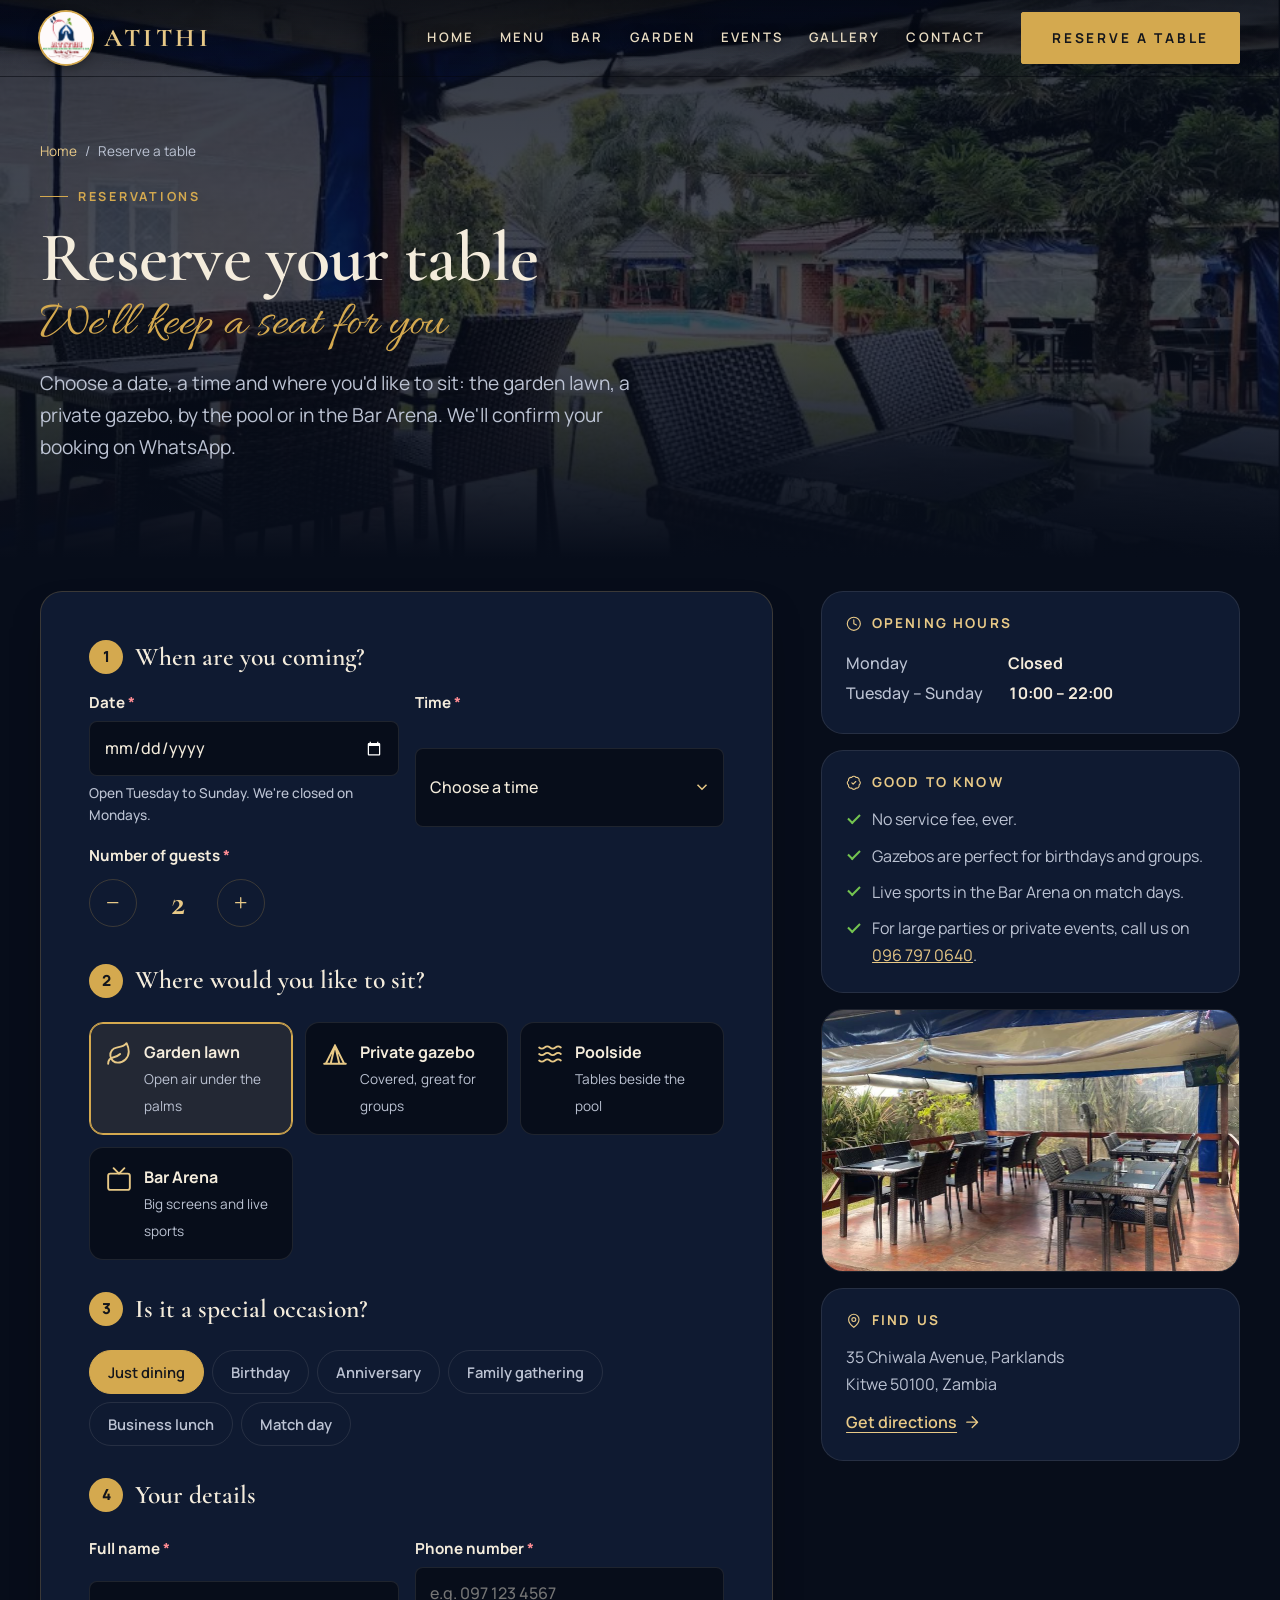
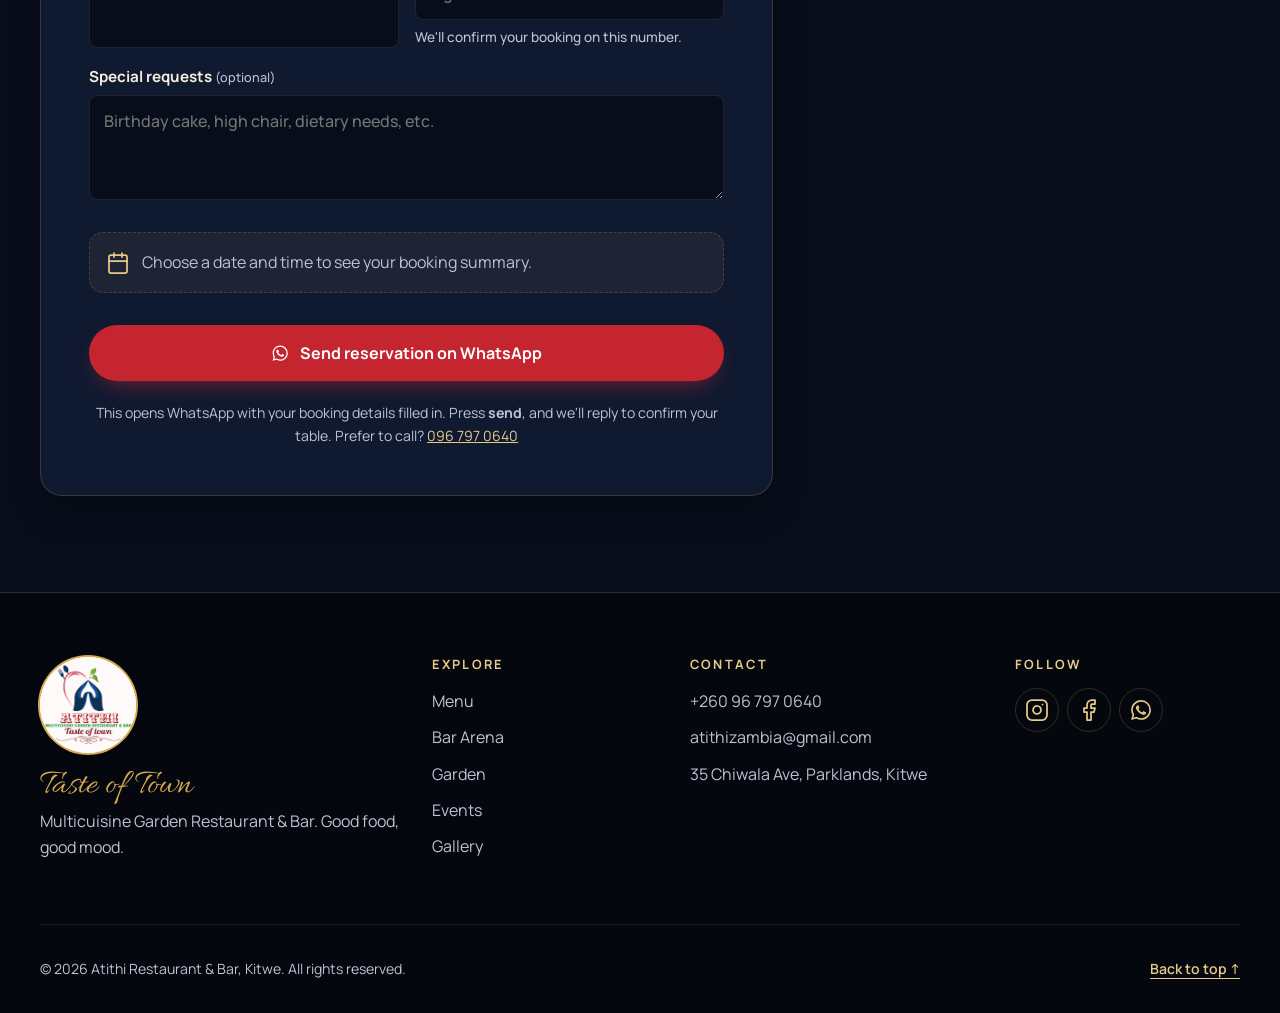
<file: reservation.html>
<!doctype html>
<html lang="en">
<head>
  <meta charset="utf-8">
  <meta name="viewport" content="width=device-width, initial-scale=1">
  <title>Reserve a Table &mdash; Atithi Restaurant &amp; Bar, Kitwe</title>
  <meta name="description" content="Book a table at Atithi Multicuisine Garden Restaurant &amp; Bar in Parklands, Kitwe: garden lawn, private gazebos, poolside or the Bar Arena. Confirmed on WhatsApp.">
  <meta name="theme-color" content="#0b1426">
  <link rel="icon" href="assets/img/logo.png">
  <link rel="preconnect" href="https://fonts.googleapis.com">
  <link rel="preconnect" href="https://fonts.gstatic.com" crossorigin>
  <link href="https://fonts.googleapis.com/css2?family=Allura&family=Cormorant+Garamond:ital,wght@0,500;0,600;0,700;1,600&family=Manrope:wght@400;500;600;700&display=swap" rel="stylesheet">
  <link rel="stylesheet" href="assets/css/styles.css">
</head>
<body class="page-reserve">
  <!-- Generated from index.html (header, icons, footer) + reservation content. -->
  <!-- Icon sprite (Lucide-style line icons, 1.75 stroke) -->
  <svg width="0" height="0" style="position:absolute" aria-hidden="true">
    <defs>
      <symbol id="i-whatsapp" viewBox="0 0 24 24"><path fill="currentColor" stroke="none" d="M12.04 2C6.58 2 2.13 6.45 2.13 11.91c0 1.75.46 3.45 1.32 4.95L2.05 22l5.25-1.38a9.9 9.9 0 0 0 4.74 1.21h.01c5.46 0 9.91-4.45 9.91-9.91A9.86 9.86 0 0 0 12.04 2Zm0 18.15h-.01a8.2 8.2 0 0 1-4.19-1.15l-.3-.18-3.12.82.83-3.04-.2-.31a8.22 8.22 0 0 1-1.26-4.38c0-4.54 3.7-8.24 8.25-8.24a8.2 8.2 0 0 1 8.24 8.25c0 4.54-3.7 8.23-8.24 8.23Zm4.52-6.16c-.25-.12-1.47-.72-1.69-.81-.23-.08-.39-.12-.56.13-.16.25-.64.81-.79.97-.14.17-.29.19-.54.06a6.8 6.8 0 0 1-3.37-2.94c-.25-.44.25-.41.72-1.35.08-.17.04-.31-.02-.43-.06-.13-.56-1.35-.77-1.85-.2-.48-.41-.42-.56-.42h-.48a.92.92 0 0 0-.66.31c-.23.25-.87.85-.87 2.07s.89 2.4 1.01 2.57c.13.16 1.75 2.67 4.23 3.74 1.58.68 2.19.74 2.98.62.48-.07 1.47-.6 1.68-1.18.21-.58.21-1.08.14-1.18-.06-.11-.22-.17-.47-.29Z"/></symbol>
      <symbol id="i-phone" viewBox="0 0 24 24"><path d="M22 16.9v3a2 2 0 0 1-2.2 2 19.8 19.8 0 0 1-8.6-3.1 19.5 19.5 0 0 1-6-6A19.8 19.8 0 0 1 2.1 4.2 2 2 0 0 1 4.1 2h3a2 2 0 0 1 2 1.7c.1.9.4 1.8.7 2.7a2 2 0 0 1-.5 2.1L8 9.8a16 16 0 0 0 6 6l1.3-1.3a2 2 0 0 1 2.1-.4c.9.3 1.8.6 2.7.7a2 2 0 0 1 1.7 2Z"/></symbol>
      <symbol id="i-pin" viewBox="0 0 24 24"><path d="M20 10c0 6-8 12-8 12s-8-6-8-12a8 8 0 0 1 16 0Z"/><circle cx="12" cy="10" r="3"/></symbol>
      <symbol id="i-clock" viewBox="0 0 24 24"><circle cx="12" cy="12" r="10"/><path d="M12 6v6l4 2"/></symbol>
      <symbol id="i-star" viewBox="0 0 24 24"><path fill="currentColor" d="m12 2 3.1 6.3 6.9 1-5 4.9 1.2 6.8L12 17.8 5.8 21l1.2-6.8-5-4.9 6.9-1L12 2Z"/></symbol>
      <symbol id="i-menu" viewBox="0 0 24 24"><path d="M4 6h16M4 12h16M4 18h16"/></symbol>
      <symbol id="i-x" viewBox="0 0 24 24"><path d="M18 6 6 18M6 6l12 12"/></symbol>
      <symbol id="i-utensils" viewBox="0 0 24 24"><path d="M3 2v7c0 1.1.9 2 2 2h4a2 2 0 0 0 2-2V2M7 2v20M21 15V2a5 5 0 0 0-5 5v6c0 1.1.9 2 2 2h3Zm0 0v7"/></symbol>
      <symbol id="i-glass" viewBox="0 0 24 24"><path d="M8 22h8M12 11v11M5 3h14l-1.5 5a5.5 5.5 0 0 1-11 0L5 3Z"/></symbol>
      <symbol id="i-leaf" viewBox="0 0 24 24"><path d="M11 20A7 7 0 0 1 9.8 6.1C15.5 5 17 4.5 19 2c1 2 2 4.2 2 8 0 5.5-4.8 10-10 10Z"/><path d="M2 21c0-3 1.9-5.4 5.1-6C9.5 14.5 12 13 13 12"/></symbol>
      <symbol id="i-tv" viewBox="0 0 24 24"><rect x="2" y="7" width="20" height="15" rx="2"/><path d="m17 2-5 5-5-5"/></symbol>
      <symbol id="i-users" viewBox="0 0 24 24"><path d="M16 21v-2a4 4 0 0 0-4-4H6a4 4 0 0 0-4 4v2"/><circle cx="9" cy="7" r="4"/><path d="M22 21v-2a4 4 0 0 0-3-3.9M16 3.1a4 4 0 0 1 0 7.8"/></symbol>
      <symbol id="i-cake" viewBox="0 0 24 24"><path d="M20 21v-8a2 2 0 0 0-2-2H6a2 2 0 0 0-2 2v8M4 16s.5-1 2-1 2.5 2 4 2 2.5-2 4-2 2.5 2 4 2 2-1 2-1M2 21h20M7 8v3M12 8v3M17 8v3M7 4h.01M12 4h.01M17 4h.01"/></symbol>
      <symbol id="i-briefcase" viewBox="0 0 24 24"><rect x="2" y="7" width="20" height="14" rx="2"/><path d="M16 21V5a2 2 0 0 0-2-2h-4a2 2 0 0 0-2 2v16"/></symbol>
      <symbol id="i-tent" viewBox="0 0 24 24"><path d="M3.5 21 12 4l8.5 17M2 21h20M12 4 8 21M12 4l4 17"/></symbol>
      <symbol id="i-arrow" viewBox="0 0 24 24"><path d="M5 12h14M12 5l7 7-7 7"/></symbol>
      <symbol id="i-flame" viewBox="0 0 24 24"><path d="M8.5 14.5A2.5 2.5 0 0 0 11 12c0-1.4-.5-2-1-3-1.1-2.1-.2-4 2-6 .5 2.5 2 4.9 4 6.5 2 1.6 3 3.5 3 5.5a7 7 0 1 1-14 0c0-1.2.4-2.3 1-3.3.3 1.6 1.3 2.8 2.5 2.8Z"/></symbol>
      <symbol id="i-waves" viewBox="0 0 24 24"><path d="M2 6c.6.5 1.2 1 2.5 1C7 7 7 5 9.5 5c2.6 0 2.4 2 5 2 2.5 0 2.5-2 5-2 1.3 0 1.9.5 2.5 1M2 12c.6.5 1.2 1 2.5 1 2.5 0 2.5-2 5-2 2.6 0 2.4 2 5 2 2.5 0 2.5-2 5-2 1.3 0 1.9.5 2.5 1M2 18c.6.5 1.2 1 2.5 1 2.5 0 2.5-2 5-2 2.6 0 2.4 2 5 2 2.5 0 2.5-2 5-2 1.3 0 1.9.5 2.5 1"/></symbol>
      <symbol id="i-badge" viewBox="0 0 24 24"><path d="M3.85 8.62a4 4 0 0 1 4.78-4.77 4 4 0 0 1 6.74 0 4 4 0 0 1 4.78 4.78 4 4 0 0 1 0 6.74 4 4 0 0 1-4.77 4.78 4 4 0 0 1-6.75 0 4 4 0 0 1-4.78-4.77 4 4 0 0 1 0-6.76Z"/><path d="m9 12 2 2 4-4"/></symbol>
      <symbol id="i-plus" viewBox="0 0 24 24"><path d="M12 5v14M5 12h14"/></symbol>
      <symbol id="i-minus" viewBox="0 0 24 24"><path d="M5 12h14"/></symbol>
      <symbol id="i-bag" viewBox="0 0 24 24"><path d="M6 2 3 6v14a2 2 0 0 0 2 2h14a2 2 0 0 0 2-2V6l-3-4ZM3 6h18M16 10a4 4 0 0 1-8 0"/></symbol>
      <symbol id="i-file" viewBox="0 0 24 24"><path d="M15 2H6a2 2 0 0 0-2 2v16a2 2 0 0 0 2 2h12a2 2 0 0 0 2-2V7Z"/><path d="M14 2v5h6M8 13h8M8 17h8M8 9h2"/></symbol>
      <symbol id="i-mail" viewBox="0 0 24 24"><rect x="2" y="4" width="20" height="16" rx="2"/><path d="m22 7-10 6L2 7"/></symbol>
      <symbol id="i-instagram" viewBox="0 0 24 24"><rect x="2" y="2" width="20" height="20" rx="5"/><path d="M16 11.4A4 4 0 1 1 12.6 8a4 4 0 0 1 3.4 3.4ZM17.5 6.5h.01"/></symbol>
      <symbol id="i-facebook" viewBox="0 0 24 24"><path d="M18 2h-3a5 5 0 0 0-5 5v3H7v4h3v8h4v-8h3l1-4h-4V7a1 1 0 0 1 1-1h3Z"/></symbol>
      <symbol id="i-calendar" viewBox="0 0 24 24"><rect x="3" y="4" width="18" height="18" rx="2"/><path d="M16 2v4M8 2v4M3 10h18"/></symbol>
      <symbol id="i-expand"viewBox="0 0 24 24"><path d="M15 3h6v6M9 21H3v-6M21 3l-7 7M3 21l7-7"/></symbol>
    </defs>
  </svg>

  <a class="skip-link" href="#main">Skip to main content</a>

  <header class="site-header" id="top">
    <div class="container header-inner">
      <a class="brand" href="index.html#top" aria-label="Atithi Restaurant and Bar — back to top">
        <span class="brand-badge"><img src="assets/img/logo.png" alt="" width="52" height="52"></span>
        <span class="brand-text">
          <span class="brand-name">Atithi</span>
          <span class="brand-sub">Restaurant &amp; Bar · Kitwe</span>
        </span>
      </a>

      <nav class="primary-nav" id="primary-nav" aria-label="Main">
        <ul>
          <li><a href="index.html#home">Home</a></li>
          <li><a href="index.html#menu">Menu</a></li>
          <li><a href="index.html#bar-arena">Bar</a></li>
          <li><a href="index.html#garden">Garden</a></li>
          <li><a href="index.html#events">Events</a></li>
          <li><a href="index.html#gallery">Gallery</a></li>
          <li><a href="index.html#visit">Contact</a></li>
        </ul>
        <a class="nav-cta" href="reservation.html" aria-current="page">
          Reserve a Table
        </a>
      </nav>

      <button class="nav-toggle" type="button" aria-expanded="false" aria-controls="primary-nav" aria-label="Open menu">
        <svg class="icon icon-lg" aria-hidden="true"><use href="#i-menu"/></svg>
      </button>
    </div>
  </header>

  <main id="main">
    <section class="page-hero" aria-labelledby="page-title">
      <div class="hero-bg" aria-hidden="true">
        <img src="assets/img/gazebo-pool-view.jpg" alt="" width="913" height="562">
      </div>
      <div class="container">
        <nav class="breadcrumb" aria-label="Breadcrumb"><a href="index.html">Home</a><span aria-hidden="true">/</span><span aria-current="page">Reserve a table</span></nav>
        <p class="kicker">Reservations</p>
        <h1 id="page-title">Reserve your table <span class="script">We'll keep a seat for you</span></h1>
        <p class="lead">Choose a date, a time and where you'd like to sit: the garden lawn, a private gazebo, by the pool or in the Bar Arena. We'll confirm your booking on WhatsApp.</p>
      </div>
    </section>

    <section class="section reserve" aria-label="Reservation form">
      <div class="container reserve-grid">
        <div class="reserve-main">
          <form class="reserve-card" id="reserve-form" novalidate>
            <div class="error-summary" id="error-summary" tabindex="-1" role="alert" hidden>
              <h2>Please check these details</h2>
              <ul></ul>
            </div>

            <fieldset class="step">
              <legend><span class="step-num">1</span> When are you coming?</legend>
              <div class="field-row">
                <label class="field">
                  <span>Date <span class="req" aria-hidden="true">*</span></span>
                  <input type="date" id="res-date" name="date" required aria-describedby="date-help date-err">
                  <small class="help" id="date-help">Open Tuesday to Sunday. We're closed on Mondays.</small>
                  <span class="field-err" id="date-err"></span>
                </label>
                <label class="field">
                  <span>Time <span class="req" aria-hidden="true">*</span></span>
                  <select id="res-time" name="time" required aria-describedby="time-err">
                    <option value="">Choose a time</option>
                  </select>
                  <span class="field-err" id="time-err"></span>
                </label>
              </div>
              <div class="field">
                <span id="guests-label">Number of guests <span class="req" aria-hidden="true">*</span></span>
                <div class="guest-picker" role="group" aria-labelledby="guests-label">
                  <button type="button" class="icon-btn" id="guests-dec" aria-label="Fewer guests"><svg class="icon" aria-hidden="true"><use href="#i-minus"/></svg></button>
                  <output id="guests-out" aria-live="polite">2</output>
                  <button type="button" class="icon-btn" id="guests-inc" aria-label="More guests"><svg class="icon" aria-hidden="true"><use href="#i-plus"/></svg></button>
                  <input type="hidden" name="guests" id="res-guests" value="2">
                  <span class="guest-note" id="guests-note"></span>
                </div>
              </div>
            </fieldset>

            <fieldset class="step">
              <legend><span class="step-num">2</span> Where would you like to sit?</legend>
              <div class="choice-grid">
                <label class="choice"><input type="radio" name="area" value="Garden lawn" checked><svg class="icon" aria-hidden="true"><use href="#i-leaf"/></svg><span><strong>Garden lawn</strong><small>Open air under the palms</small></span></label>
                <label class="choice"><input type="radio" name="area" value="Private gazebo" data-key="gazebo"><svg class="icon" aria-hidden="true"><use href="#i-tent"/></svg><span><strong>Private gazebo</strong><small>Covered, great for groups</small></span></label>
                <label class="choice"><input type="radio" name="area" value="Poolside" data-key="pool"><svg class="icon" aria-hidden="true"><use href="#i-waves"/></svg><span><strong>Poolside</strong><small>Tables beside the pool</small></span></label>
                <label class="choice"><input type="radio" name="area" value="Bar Arena" data-key="bar"><svg class="icon" aria-hidden="true"><use href="#i-tv"/></svg><span><strong>Bar Arena</strong><small>Big screens and live sports</small></span></label>
              </div>
            </fieldset>

            <fieldset class="step">
              <legend><span class="step-num">3</span> Is it a special occasion?</legend>
              <div class="chip-row">
                <label class="chip"><input type="radio" name="occasion" value="" checked> Just dining</label>
                <label class="chip"><input type="radio" name="occasion" value="Birthday"> Birthday</label>
                <label class="chip"><input type="radio" name="occasion" value="Anniversary"> Anniversary</label>
                <label class="chip"><input type="radio" name="occasion" value="Family gathering"> Family gathering</label>
                <label class="chip"><input type="radio" name="occasion" value="Business lunch"> Business lunch</label>
                <label class="chip"><input type="radio" name="occasion" value="Match day"> Match day</label>
              </div>
            </fieldset>

            <fieldset class="step">
              <legend><span class="step-num">4</span> Your details</legend>
              <div class="field-row">
                <label class="field">
                  <span>Full name <span class="req" aria-hidden="true">*</span></span>
                  <input type="text" id="res-name" name="name" autocomplete="name" required aria-describedby="name-err">
                  <span class="field-err" id="name-err"></span>
                </label>
                <label class="field">
                  <span>Phone number <span class="req" aria-hidden="true">*</span></span>
                  <input type="tel" id="res-phone" name="phone" autocomplete="tel" inputmode="tel" placeholder="e.g. 097 123 4567" required aria-describedby="phone-help phone-err">
                  <small class="help" id="phone-help">We'll confirm your booking on this number.</small>
                  <span class="field-err" id="phone-err"></span>
                </label>
              </div>
              <label class="field">
                <span>Special requests <small>(optional)</small></span>
                <textarea id="res-notes" name="notes" rows="3" placeholder="Birthday cake, high chair, dietary needs, etc."></textarea>
              </label>
            </fieldset>

            <div class="res-summary" aria-live="polite">
              <svg class="icon" aria-hidden="true"><use href="#i-calendar"/></svg>
              <p id="res-summary-text">Choose a date and time to see your booking summary.</p>
            </div>

            <button type="submit" class="btn btn-primary btn-lg btn-block">
              <svg class="icon" aria-hidden="true"><use href="#i-whatsapp"/></svg> Send reservation on WhatsApp
            </button>
            <p class="form-foot">This opens WhatsApp with your booking details filled in. Press <strong>send</strong>, and we'll reply to confirm your table. Prefer to call? <a href="tel:+260967970640">096 797 0640</a></p>
          </form>

          <div class="reserve-card reserve-done" id="reserve-done" tabindex="-1" hidden>
            <span class="done-icon"><svg class="icon" aria-hidden="true"><use href="#i-badge"/></svg></span>
            <h2>Almost done!</h2>
            <p>WhatsApp has opened with your booking. <strong>Press send</strong> and we'll confirm your table shortly.</p>
            <p class="done-summary" id="done-summary"></p>
            <div class="done-actions">
              <a class="btn btn-primary" id="done-wa" href="#" target="_blank" rel="noopener"><svg class="icon" aria-hidden="true"><use href="#i-whatsapp"/></svg> Open WhatsApp again</a>
              <button type="button" class="btn btn-outline" id="done-edit">Change booking</button>
              <a class="btn btn-ghost" href="index.html#menu">Browse the menu</a>
            </div>
          </div>
        </div>

        <aside class="reserve-aside">
          <div class="aside-card">
            <h2 class="aside-title"><svg class="icon" aria-hidden="true"><use href="#i-clock"/></svg> Opening hours</h2>
            <table class="hours">
              <tbody>
                <tr><th scope="row">Monday</th><td>Closed</td></tr>
                <tr><th scope="row">Tuesday – Sunday</th><td>10:00 – 22:00</td></tr>
              </tbody>
            </table>
          </div>
          <div class="aside-card">
            <h2 class="aside-title"><svg class="icon" aria-hidden="true"><use href="#i-badge"/></svg> Good to know</h2>
            <ul class="tick-list">
              <li>No service fee, ever.</li>
              <li>Gazebos are perfect for birthdays and groups.</li>
              <li>Live sports in the Bar Arena on match days.</li>
              <li>For large parties or private events, call us on <a href="tel:+260967970640">096 797 0640</a>.</li>
            </ul>
          </div>
          <figure class="aside-photo">
            <img src="assets/img/gazebo-interior.jpg" alt="A covered gazebo set with tables and wicker chairs" width="835" height="666" loading="lazy">
          </figure>
          <div class="aside-card">
            <h2 class="aside-title"><svg class="icon" aria-hidden="true"><use href="#i-pin"/></svg> Find us</h2>
            <p>35 Chiwala Avenue, Parklands<br>Kitwe 50100, Zambia</p>
            <a class="text-link" href="https://www.google.com/maps/dir/?api=1&destination=Atithi+Multi-cuisine+Garden+Restaurant+and+Bar+Kitwe" target="_blank" rel="noopener">Get directions <svg class="icon" aria-hidden="true"><use href="#i-arrow"/></svg></a>
          </div>
        </aside>
      </div>
    </section>
  </main>

  <footer class="site-footer">
    <div class="container footer-grid">
      <div class="footer-brand">
        <span class="brand-badge brand-badge-lg"><img src="assets/img/logo.png" alt="Atithi logo" width="96" height="96" loading="lazy"></span>
        <p class="script">Taste of Town</p>
        <p>Multicuisine Garden Restaurant &amp; Bar. Good food, good mood.</p>
      </div>
      <nav aria-label="Footer">
        <h2 class="footer-title">Explore</h2>
        <ul>
          <li><a href="index.html#menu">Menu</a></li>
          <li><a href="index.html#bar-arena">Bar Arena</a></li>
          <li><a href="index.html#garden">Garden</a></li>
          <li><a href="index.html#events">Events</a></li>
          <li><a href="index.html#gallery">Gallery</a></li>
        </ul>
      </nav>
      <div>
        <h2 class="footer-title">Contact</h2>
        <ul>
          <li><a href="tel:+260967970640">+260 96 797 0640</a></li>
          <li><a href="mailto:atithizambia@gmail.com">atithizambia@gmail.com</a></li>
          <li>35 Chiwala Ave, Parklands, Kitwe</li>
        </ul>
      </div>
      <div>
        <h2 class="footer-title">Follow</h2>
        <div class="socials">
          <a href="https://www.instagram.com/atithi.kitwe21/" target="_blank" rel="noopener" aria-label="Atithi on Instagram"><svg class="icon icon-lg" aria-hidden="true"><use href="#i-instagram"/></svg></a>
          <a href="https://www.facebook.com/atithi.kitwe21" target="_blank" rel="noopener" aria-label="Atithi on Facebook"><svg class="icon icon-lg" aria-hidden="true"><use href="#i-facebook"/></svg></a>
          <a href="https://wa.me/260967970640" target="_blank" rel="noopener" aria-label="Chat with Atithi on WhatsApp"><svg class="icon icon-lg" aria-hidden="true"><use href="#i-whatsapp"/></svg></a>
        </div>
      </div>
    </div>
    <div class="container footer-bottom">
      <p>© <span id="year">2026</span> Atithi Restaurant &amp; Bar, Kitwe. All rights reserved.</p>
      <a href="#top" class="text-link">Back to top ↑</a>
    </div>
  </footer>

  <nav class="quick-bar" aria-label="Quick actions">
    <a class="quick-order" href="https://wa.me/260967970640?text=Hello%20Atithi!" target="_blank" rel="noopener"><svg class="icon" aria-hidden="true"><use href="#i-whatsapp"/></svg> WhatsApp</a>
    <a class="quick-reserve" href="tel:+260967970640"><svg class="icon" aria-hidden="true"><use href="#i-phone"/></svg> Call us</a>
  </nav>

  <div class="toast" id="toast" role="status" aria-live="polite"></div>

  <script src="assets/js/site.js"></script>
  <script src="assets/js/reserve.js"></script>
</body>
</html>
</file>
<file: assets/css/styles.css>
/* =========================================================
   Atithi Restaurant & Bar — styles
   Palette: logo navy + menu gold, logo red for actions,
   leaf green for veg/garden accents.
   ========================================================= */

:root {
  /* Primitives */
  --navy-950: #070d1a;
  --navy-900: #0b1426;
  --navy-850: #0f1a31;
  --navy-800: #15233f;
  --navy-700: #1d3157;
  --navy-500: #2f5597;
  --gold-500: #d4a94f;
  --gold-300: #e8c987;
  --gold-700: #8f6d24;
  --red-600: #c4252f;
  --red-700: #a51d26;
  --green-500: #5aa83a;
  --green-700: #2f6b1c;
  --cream-50: #fbf7ef;
  --cream-100: #f4ecdc;
  --cream-200: #e9dcc2;
  --ink-900: #14161c;

  /* Semantic */
  --bg: var(--navy-900);
  --bg-deep: var(--navy-950);
  --surface: var(--navy-850);
  --surface-2: var(--navy-800);
  --line: rgba(212, 169, 79, 0.22);
  --line-soft: rgba(244, 236, 220, 0.1);
  --text: #f4ecdc;
  --text-muted: #bcc3d3;
  --accent: var(--gold-500);
  --accent-strong: var(--gold-300);
  --action: var(--red-600);
  --action-hover: var(--red-700);
  --veg: #74c450;

  /* Type */
  --font-display: "Cormorant Garamond", Georgia, "Times New Roman", serif;
  --font-body: "Manrope", system-ui, -apple-system, "Segoe UI", Roboto, sans-serif;
  --font-script: "Allura", "Brush Script MT", cursive;

  /* Spacing (8pt) */
  --s-1: 4px; --s-2: 8px; --s-3: 12px; --s-4: 16px; --s-5: 24px;
  --s-6: 32px; --s-7: 48px; --s-8: 64px; --s-9: 96px;

  --radius-sm: 8px;
  --radius: 14px;
  --radius-lg: 22px;
  --shadow: 0 18px 40px -18px rgba(0, 0, 0, 0.6);
  --shadow-lg: 0 30px 70px -25px rgba(0, 0, 0, 0.75);

  --ease-out: cubic-bezier(0.22, 1, 0.36, 1);
  --dur-fast: 160ms;
  --dur: 280ms;
  --dur-slow: 700ms;

  --header-h: 76px;
  --z-header: 40;
  --z-float: 60;
  --z-toast: 100;

  color-scheme: dark;
}

/* ---------- Base ---------- */
*, *::before, *::after { box-sizing: border-box; }
html { scroll-behavior: smooth; scroll-padding-top: calc(var(--header-h) + 8px); -webkit-text-size-adjust: 100%; }
body {
  margin: 0;
  background: var(--bg);
  color: var(--text);
  font-family: var(--font-body);
  font-size: 1rem;
  line-height: 1.65;
  -webkit-font-smoothing: antialiased;
  overflow-x: hidden;
}
img { max-width: 100%; height: auto; display: block; }
a { color: inherit; }
button { font: inherit; color: inherit; }
h1, h2, h3 { margin: 0; line-height: 1.12; text-wrap: balance; }
h1, h2 { font-family: var(--font-display); font-weight: 600; letter-spacing: -0.01em; }
h3 { font-size: 1.125rem; font-weight: 700; }
p { margin: 0 0 var(--s-4); }
ul { margin: 0; padding: 0; list-style: none; }
figure { margin: 0; }

:focus-visible { outline: 3px solid var(--gold-300); outline-offset: 3px; border-radius: 4px; }

.icon { width: 1.15em; height: 1.15em; flex: none; stroke: currentColor; fill: none; stroke-width: 1.75; stroke-linecap: round; stroke-linejoin: round; vertical-align: -0.2em; }
.icon-lg { width: 24px; height: 24px; }

.container { width: min(1200px, 100% - 32px); margin-inline: auto; }
@media (min-width: 768px) { .container { width: min(1200px, 100% - 64px); } }

.skip-link {
  position: absolute; left: 16px; top: -60px; z-index: 200;
  background: var(--gold-500); color: var(--ink-900); padding: 10px 16px;
  border-radius: var(--radius-sm); font-weight: 700; text-decoration: none;
  transition: top var(--dur-fast);
}
.skip-link:focus { top: 12px; }

.script { font-family: var(--font-script); font-weight: 400; color: var(--accent); letter-spacing: 0; }
.center { text-align: center; }

/* ---------- Buttons ---------- */
.btn {
  display: inline-flex; align-items: center; justify-content: center; gap: 10px;
  min-height: 44px; padding: 10px 20px;
  border-radius: 999px; border: 1.5px solid transparent;
  font-weight: 700; font-size: 0.95rem; text-decoration: none; cursor: pointer;
  transition: background-color var(--dur-fast), border-color var(--dur-fast), color var(--dur-fast), transform var(--dur-fast);
  touch-action: manipulation; white-space: nowrap;
}
.btn:active { transform: scale(0.97); }
.btn-lg { min-height: 52px; padding: 14px 26px; font-size: 1rem; }
.btn-primary { background: var(--action); color: #fff; box-shadow: 0 10px 24px -12px rgba(196, 37, 47, 0.8); }
.btn-primary:hover { background: var(--action-hover); }
.btn-outline { border-color: var(--accent); color: var(--accent-strong); background: transparent; }
.btn-outline:hover { background: rgba(212, 169, 79, 0.12); }
.btn-ghost { background: transparent; color: var(--text-muted); border-color: var(--line-soft); }
.btn-ghost:hover { color: var(--text); border-color: var(--text-muted); }

.text-link {
  display: inline-flex; align-items: center; gap: 6px;
  color: var(--accent-strong); font-weight: 600; text-decoration: underline; text-underline-offset: 4px; text-decoration-thickness: 1px;
}
.text-link:hover { color: #fff; }

.icon-btn {
  display: inline-grid; place-items: center; width: 44px; height: 44px; border-radius: 50%;
  background: transparent; border: 1px solid var(--line-soft); cursor: pointer; color: var(--text);
  transition: background-color var(--dur-fast);
}
.icon-btn:hover { background: rgba(255, 255, 255, 0.08); }

/* ---------- Header ---------- */
/* The header floats over the first screen (hero photo) and turns solid once you scroll. */
.site-header {
  position: fixed; top: 0; left: 0; right: 0; z-index: var(--z-header);
  background: linear-gradient(180deg, rgba(4, 7, 14, 0.55), rgba(4, 7, 14, 0));
  border-bottom: 1px solid transparent;
  transition: border-color var(--dur), background-color var(--dur), box-shadow var(--dur);
}
.site-header.is-scrolled, .site-header.nav-open {
  background: rgba(7, 13, 26, 0.94);
  backdrop-filter: saturate(140%) blur(12px);
  -webkit-backdrop-filter: saturate(140%) blur(12px);
  border-bottom-color: var(--line);
  box-shadow: 0 10px 30px -18px rgba(0, 0, 0, 0.8);
}
.site-header:not(.is-scrolled) .primary-nav ul a { text-shadow: 0 1px 10px rgba(0, 0, 0, 0.6); }
.header-inner { display: flex; align-items: center; justify-content: space-between; height: var(--header-h); gap: var(--s-4); }

.brand { display: flex; align-items: center; gap: 12px; text-decoration: none; min-width: 0; }
.brand-badge {
  display: grid; place-items: center; width: 52px; height: 52px; flex: none;
  border-radius: 50%; background: var(--cream-50); overflow: hidden;
  box-shadow: 0 0 0 2px var(--gold-500), 0 6px 18px -6px rgba(0, 0, 0, 0.6);
}
.brand-badge img { width: 100%; height: 100%; object-fit: cover; }
.brand-badge-lg { width: 96px; height: 96px; }
.brand-text { display: flex; flex-direction: column; line-height: 1.1; }
.brand-name { font-family: var(--font-display); font-size: 1.6rem; font-weight: 700; letter-spacing: 0.14em; text-transform: uppercase; color: var(--gold-300); }
.brand-sub { font-size: 0.7rem; letter-spacing: 0.16em; text-transform: uppercase; color: var(--text-muted); }

.primary-nav { display: flex; align-items: center; gap: var(--s-6); }
.primary-nav ul { display: flex; gap: 2px; }
.primary-nav ul a {
  display: inline-flex; align-items: center; min-height: 44px; padding: 0 14px;
  text-decoration: none; font-weight: 600; font-size: 0.82rem; letter-spacing: 0.16em; text-transform: uppercase;
  color: var(--cream-200); position: relative; transition: color var(--dur-fast);
}
.primary-nav ul a:hover { color: #fff; }
@media (min-width: 1180px) and (max-width: 1359px) {
  .brand-sub { display: none; }
  .primary-nav { gap: var(--s-5); }
  .primary-nav ul a { padding: 0 12px; }
}
.primary-nav ul a.is-active { color: var(--gold-500); }

/* Square "Reserve a Table" block, as in the reference header */
.nav-cta {
  display: inline-flex; align-items: center; justify-content: center; min-height: 52px; padding: 0 30px;
  background: rgba(4, 7, 14, 0.85); color: #fff; border: 1px solid var(--line); border-radius: 2px;
  font-weight: 700; font-size: 0.85rem; letter-spacing: 0.2em; text-transform: uppercase; text-decoration: none; white-space: nowrap;
  transition: background-color var(--dur-fast), color var(--dur-fast), border-color var(--dur-fast);
}
.nav-cta:hover { background: var(--gold-500); color: var(--ink-900); border-color: var(--gold-500); }

.nav-toggle { display: none; width: 44px; height: 44px; border-radius: 50%; border: 1px solid var(--line); background: transparent; cursor: pointer; place-items: center; }

@media (max-width: 1179px) {
  .nav-toggle { display: inline-grid; }
  .primary-nav {
    position: fixed; inset: var(--header-h) 0 auto 0;
    flex-direction: column; align-items: stretch; gap: var(--s-4);
    padding: var(--s-5) 16px var(--s-6);
    background: var(--bg-deep); border-bottom: 1px solid var(--line);
    box-shadow: var(--shadow-lg);
    transform: translateY(-8px); opacity: 0; visibility: hidden;
  }
  /* Only animate after the menu button is used, so resizing/rotating never flashes the menu */
  .site-header.nav-ready .primary-nav {
    transition: opacity var(--dur) var(--ease-out), transform var(--dur) var(--ease-out), visibility 0s linear var(--dur);
  }
  .primary-nav {
    max-height: calc(100dvh - var(--header-h)); overflow-y: auto;
  }
  .primary-nav.is-open, .site-header.nav-ready .primary-nav.is-open { transform: none; opacity: 1; visibility: visible; transition-delay: 0s; }
  .primary-nav ul { flex-direction: column; gap: 0; }
  .primary-nav ul a { width: 100%; min-height: 52px; font-size: 0.95rem; border-bottom: 1px solid var(--line-soft); padding: 0 4px; }
  .nav-cta { width: 100%; }
}
@media (max-width: 420px) { .brand-sub { display: none; } .brand-name { font-size: 1.4rem; } }

/* ---------- Sections ---------- */
.section { padding-block: var(--s-8); position: relative; }
@media (min-width: 768px) { .section { padding-block: var(--s-9); } }

.section-head { max-width: 680px; margin-bottom: var(--s-7); }
.section-head.center { margin-inline: auto; }
.kicker {
  display: inline-flex; align-items: center; gap: 10px;
  font-size: 0.78rem; font-weight: 700; letter-spacing: 0.22em; text-transform: uppercase;
  color: var(--accent); margin-bottom: var(--s-3);
}
.kicker::before { content: ""; width: 28px; height: 1px; background: currentColor; }
.center .kicker::after, .section-head.center .kicker::after { content: ""; width: 28px; height: 1px; background: currentColor; }
h2 { font-size: clamp(2.2rem, 5vw, 3.4rem); margin-bottom: var(--s-4); }
.section-lead { color: var(--text-muted); font-size: 1.075rem; max-width: 62ch; }
.section-head.center .section-lead { margin-inline: auto; }

/* ---------- Hero ---------- */
/* Full-screen first page: photo behind, header on top */
.hero {
  position: relative; isolation: isolate; overflow: hidden;
  min-height: 100vh; min-height: 100svh; display: flex; align-items: center;
  padding: calc(var(--header-h) + var(--s-7)) 0 var(--s-9);
  background: var(--bg-deep);
}
.hero-bg { position: absolute; inset: 0; z-index: -2; }
.hero-bg img { width: 100%; height: 100%; object-fit: cover; object-position: center 60%; animation: heroZoom 20s var(--ease-out) both; }
@keyframes heroZoom { from { transform: scale(1.12); } to { transform: scale(1.02); } }
.hero::after {
  content: ""; position: absolute; inset: 0; z-index: -1; pointer-events: none;
  background:
    linear-gradient(90deg, rgba(7, 13, 26, 0.94) 0%, rgba(7, 13, 26, 0.78) 42%, rgba(7, 13, 26, 0.35) 75%, rgba(7, 13, 26, 0.25) 100%),
    linear-gradient(180deg, rgba(7, 13, 26, 0.6) 0%, transparent 22%, transparent 70%, var(--bg-deep) 100%);
}
@media (max-width: 767px) {
  .hero::after { background: linear-gradient(180deg, rgba(7, 13, 26, 0.7) 0%, rgba(7, 13, 26, 0.55) 45%, rgba(7, 13, 26, 0.8) 80%, var(--bg-deep) 100%); }
}
.hero-content { position: relative; max-width: 720px; }
.hero-logo { width: 92px; height: 92px; margin-bottom: var(--s-5); }
.hero-scroll {
  position: absolute; left: 50%; bottom: 24px; transform: translateX(-50%);
  display: grid; place-items: center; width: 44px; height: 44px; border-radius: 50%;
  color: var(--gold-300); border: 1px solid var(--line); text-decoration: none;
  animation: bob 2.4s ease-in-out infinite;
}
.hero-scroll .icon { transform: rotate(90deg); }
@keyframes bob { 0%, 100% { transform: translate(-50%, 0); } 50% { transform: translate(-50%, 6px); } }
@media (max-height: 640px) { .hero-scroll { display: none; } }

.eyebrow { display: inline-flex; align-items: center; gap: 8px; padding: 6px 14px; border: 1px solid var(--line); border-radius: 999px; font-size: 0.82rem; font-weight: 600; letter-spacing: 0.08em; text-transform: uppercase; color: var(--gold-300); margin-bottom: var(--s-5); }
.hero h1 { font-size: clamp(2.8rem, 7.2vw, 5.2rem); line-height: 1.02; margin-bottom: var(--s-5); }
.hero h1 .script { display: block; font-size: 0.72em; margin-top: 0.15em; line-height: 1; }
.lead { font-size: clamp(1.05rem, 1.6vw, 1.2rem); color: var(--text-muted); max-width: 52ch; margin-bottom: var(--s-6); }
.hero-actions { display: flex; flex-wrap: wrap; gap: var(--s-3); margin-bottom: var(--s-6); }
.hero-facts { display: flex; flex-wrap: wrap; gap: var(--s-3) var(--s-5); color: var(--text-muted); font-size: 0.92rem; }
.hero-facts li { display: inline-flex; align-items: center; gap: 8px; }
.hero-facts .icon { color: var(--accent); }
.hero-facts strong { color: var(--text); }
@media (max-width: 480px) { .hero-actions .btn { width: 100%; } }

.hero .eyebrow { background: rgba(7, 13, 26, 0.45); }
.hero h1 .accent { font-style: italic; color: var(--gold-500); }

/* Staggered entrance for the first screen (like the reference's hero-reveal) */
.hero-anim { opacity: 0; animation: heroReveal 0.9s var(--ease-out) forwards; animation-delay: calc(var(--d, 0) * 130ms + 150ms); }
@keyframes heroReveal { from { opacity: 0; transform: translateY(24px); } to { opacity: 1; transform: none; } }
.hero .lead { color: var(--cream-200); }
.hero-facts { color: var(--cream-200); }

/* Inner-page banner (reservation page) */
.page-hero {
  position: relative; isolation: isolate; overflow: hidden;
  padding: calc(var(--header-h) + var(--s-8)) 0 var(--s-8); background: var(--bg-deep);
}
.page-hero .hero-bg img { animation: none; transform: none; object-position: center 55%; }
.page-hero::after {
  content: ""; position: absolute; inset: 0; z-index: -1;
  background: linear-gradient(180deg, rgba(7, 13, 26, 0.82) 0%, rgba(7, 13, 26, 0.72) 55%, var(--bg-deep) 100%);
}
.page-hero h1 { font-size: clamp(2.6rem, 6.5vw, 4.4rem); margin-bottom: var(--s-4); }
.page-hero h1 .script { display: block; font-size: 0.7em; line-height: 1.1; }
.breadcrumb { display: flex; gap: 8px; font-size: 0.85rem; color: var(--text-muted); margin-bottom: var(--s-4); }
.breadcrumb a { color: var(--gold-300); text-decoration: none; }
.breadcrumb a:hover { text-decoration: underline; }

/* ---------- Experiences ---------- */
.experiences { background: var(--bg-deep); }
.exp-grid { display: grid; gap: var(--s-5); }
@media (min-width: 768px) { .exp-grid { grid-template-columns: repeat(3, 1fr); } }
.exp-card {
  display: flex; flex-direction: column; text-decoration: none; border-radius: var(--radius-lg); overflow: hidden;
  background: var(--surface); border: 1px solid var(--line-soft);
  transition: transform var(--dur) var(--ease-out), border-color var(--dur), box-shadow var(--dur);
}
.exp-card img { aspect-ratio: 4 / 3; object-fit: cover; width: 100%; transition: transform var(--dur-slow) var(--ease-out); }
.exp-card img.pos-top { object-position: center 30%; }
.exp-card:hover { transform: translateY(-4px); border-color: var(--line); box-shadow: var(--shadow); }
.exp-card:hover img { transform: scale(1.04); }
.exp-body { position: relative; padding: var(--s-6) var(--s-5) var(--s-5); display: flex; flex-direction: column; flex: 1; }
.exp-icon {
  position: absolute; top: -26px; left: var(--s-5); width: 52px; height: 52px; border-radius: 50%;
  display: grid; place-items: center; background: var(--gold-500); color: var(--ink-900); box-shadow: 0 0 0 5px var(--surface);
}
.exp-icon .icon { width: 24px; height: 24px; }
.exp-body h3 { font-family: var(--font-display); font-size: 1.7rem; font-weight: 700; margin-bottom: var(--s-2); }
.exp-body p { color: var(--text-muted); }
.exp-link { margin-top: auto; display: inline-flex; align-items: center; gap: 8px; font-weight: 700; font-size: 0.9rem; color: var(--gold-300); }
.exp-link .icon { transition: transform var(--dur) var(--ease-out); }
.exp-card:hover .exp-link .icon { transform: translateX(4px); }

/* ---------- Story ---------- */
.story { padding-bottom: 0; }
.story-grid { display: grid; gap: var(--s-7); align-items: center; padding-bottom: var(--s-8); }
@media (min-width: 960px) { .story-grid { grid-template-columns: 1fr 1fr; gap: var(--s-8); padding-bottom: var(--s-9); } }
.story-media { position: relative; }
.story-media > img { border-radius: var(--radius-lg); aspect-ratio: 4 / 3.4; object-fit: cover; width: 100%; box-shadow: var(--shadow-lg); }
.story-logo {
  position: absolute; right: -12px; bottom: -28px; width: 150px; aspect-ratio: 1; border-radius: 50%; overflow: hidden;
  background: var(--cream-50); box-shadow: 0 0 0 3px var(--gold-500), var(--shadow-lg);
}
.story-logo img { width: 100%; height: 100%; object-fit: cover; }
@media (max-width: 600px) { .story-logo { width: 110px; right: 8px; } }
.story-copy h2 em { font-style: italic; color: var(--gold-300); }
.story-copy p { color: var(--text-muted); font-size: 1.05rem; }
.story-copy p em { color: var(--text); }

.stats { display: grid; grid-template-columns: repeat(2, 1fr); gap: var(--s-4); margin: var(--s-6) 0 0; }
@media (min-width: 600px) { .stats { grid-template-columns: repeat(4, 1fr); } }
.stats div { border-top: 1px solid var(--line); padding-top: var(--s-3); display: flex; flex-direction: column-reverse; }
.stats dt { font-size: 0.78rem; text-transform: uppercase; letter-spacing: 0.12em; color: var(--text-muted); }
.stats dd { margin: 0; font-family: var(--font-display); font-size: 2.4rem; font-weight: 700; color: var(--gold-300); line-height: 1.1; font-variant-numeric: tabular-nums; }
.stats dd span { font-size: 0.6em; margin-left: 2px; }

.highlights { border-block: 1px solid var(--line); background: var(--navy-950); overflow: hidden; }
.highlights-track { display: flex; flex-wrap: wrap; justify-content: center; gap: var(--s-3) var(--s-6); padding: var(--s-5) 16px; }
/* Scrolling ribbon (enabled by JS, which duplicates the items for a seamless loop) */
.highlights.is-marquee .highlights-track { flex-wrap: nowrap; justify-content: flex-start; width: max-content; gap: 0; padding-inline: 0; animation: marquee 38s linear infinite; }
.highlights.is-marquee .highlights-track li { padding-inline: var(--s-5); }
.highlights.is-marquee .highlights-track li::after { content: "✦"; padding-left: var(--s-6); color: var(--gold-700); }
.highlights.is-marquee:hover .highlights-track { animation-play-state: paused; }
@keyframes marquee { from { transform: translateX(0); } to { transform: translateX(-50%); } }
.highlights-track li { display: inline-flex; align-items: center; gap: 10px; font-size: 0.82rem; font-weight: 700; letter-spacing: 0.16em; text-transform: uppercase; color: var(--cream-200); }
.highlights-track .icon { color: var(--accent); }

/* ---------- Menu ---------- */
.menu { background:
  radial-gradient(900px 400px at 50% 0%, rgba(212, 169, 79, 0.08), transparent 70%),
  var(--bg-deep); }
.featured-dishes { display: grid; grid-template-columns: repeat(3, 1fr); gap: var(--s-3); margin-bottom: var(--s-7); }
.featured-dishes figure { position: relative; border-radius: var(--radius); overflow: hidden; border: 1px solid var(--line); aspect-ratio: 16 / 9; }
.featured-dishes img { width: 100%; height: 100%; object-fit: cover; }
.featured-dishes figcaption {
  position: absolute; inset: auto 0 0 0; padding: 28px 14px 10px; font-family: var(--font-script); font-size: 1.6rem; line-height: 1;
  color: var(--gold-300); background: linear-gradient(to top, rgba(7, 13, 26, 0.92), transparent);
}
@media (max-width: 700px) {
  .featured-dishes { grid-template-columns: 1fr 1fr; }
  .featured-dishes figure:first-child { grid-column: 1 / -1; aspect-ratio: 21 / 8; }
  .featured-dishes figcaption { font-size: 1.3rem; }
}

.menu-tabs {
  display: flex; gap: var(--s-2); overflow-x: auto; scrollbar-width: none; padding: 4px 2px var(--s-3);
  margin-bottom: var(--s-5); position: sticky; top: var(--header-h); z-index: 5;
  background: linear-gradient(var(--bg-deep) 80%, transparent);
  -webkit-mask-image: linear-gradient(to right, #000 92%, transparent);
  mask-image: linear-gradient(to right, #000 92%, transparent);
}
.menu-tabs::-webkit-scrollbar { display: none; }
@media (min-width: 1024px) { .menu-tabs { flex-wrap: wrap; justify-content: center; -webkit-mask-image: none; mask-image: none; } }
.menu-tab {
  flex: none; min-height: 44px; padding: 8px 18px; border-radius: 999px; cursor: pointer;
  background: var(--surface); border: 1px solid var(--line-soft); color: var(--text-muted); font-weight: 700; font-size: 0.9rem;
  transition: background-color var(--dur-fast), color var(--dur-fast), border-color var(--dur-fast);
}
.menu-tab:hover { color: var(--text); border-color: var(--line); }
.menu-tab[aria-selected="true"] { background: var(--gold-500); color: var(--ink-900); border-color: var(--gold-500); }

.menu-panel { animation: panelIn var(--dur) var(--ease-out); }
.menu-panel[hidden] { display: none; }
@keyframes panelIn { from { opacity: 0; transform: translateY(8px); } to { opacity: 1; transform: none; } }
.menu-panel-note { text-align: center; font-family: var(--font-script); font-size: 2rem; color: var(--gold-300); margin-bottom: var(--s-4); line-height: 1.2; }
.menu-groups { display: grid; gap: var(--s-5); }
@media (min-width: 900px) { .menu-groups.cols-2 { grid-template-columns: 1fr 1fr; align-items: start; } }

.menu-group { background: var(--surface); border: 1px solid var(--line); border-radius: var(--radius-lg); padding: var(--s-5); }
@media (min-width: 768px) { .menu-group { padding: var(--s-6); } }
.menu-group h3 { font-family: var(--font-display); font-size: 1.6rem; font-weight: 700; color: var(--gold-300); letter-spacing: 0.04em; margin-bottom: var(--s-3); padding-bottom: var(--s-3); border-bottom: 1px solid var(--line); }
.menu-items { display: grid; }
@media (min-width: 900px) { .menu-groups:not(.cols-2) .menu-items { grid-template-columns: 1fr 1fr; column-gap: var(--s-7); } }

.menu-item { display: grid; grid-template-columns: 1fr auto; gap: 4px var(--s-4); align-items: center; padding: 14px 0; border-bottom: 1px dashed var(--line-soft); }
.menu-item:last-child { border-bottom: 0; }
@media (min-width: 900px) { .menu-groups:not(.cols-2) .menu-item:nth-last-child(2):nth-child(odd) { border-bottom: 0; } }
.mi-main { min-width: 0; }
.mi-head { display: flex; align-items: baseline; gap: 10px; }
.mi-name { font-weight: 700; font-size: 1.02rem; color: var(--text); }
.mi-dots { flex: 1; border-bottom: 1px dotted rgba(212, 169, 79, 0.4); transform: translateY(-4px); min-width: 16px; }
.mi-price { font-weight: 700; color: var(--gold-300); font-variant-numeric: tabular-nums; white-space: nowrap; }
.mi-desc { color: var(--text-muted); font-size: 0.9rem; line-height: 1.5; margin: 4px 0 0; }
.mi-tags { display: inline-flex; gap: 6px; margin-left: 2px; vertical-align: 2px; }
.tag { display: inline-flex; align-items: center; gap: 5px; font-size: 0.68rem; font-weight: 700; letter-spacing: 0.08em; text-transform: uppercase; padding: 2px 8px; border-radius: 999px; }
.tag-veg { color: var(--veg); border: 1px solid rgba(116, 196, 80, 0.5); }
.menu-item.has-options { grid-template-columns: 1fr; }
.opt-btns { display: flex; flex-wrap: wrap; gap: 8px; margin-top: 10px; }
.menu-footnote { text-align: center; color: var(--text-muted); font-size: 0.85rem; margin: var(--s-4) 0 0; }

/* Drink cards (cocktails) */
.drink-grid { display: grid; gap: var(--s-4); grid-template-columns: repeat(auto-fill, minmax(min(220px, 100%), 1fr)); }
.drink-card {
  display: flex; flex-direction: column; overflow: hidden; border-radius: var(--radius-lg);
  background: rgba(4, 7, 14, 0.55); border: 1px solid var(--line-soft);
  transition: transform var(--dur) var(--ease-out), border-color var(--dur);
}
.drink-card:hover { transform: translateY(-3px); border-color: var(--line); }
.drink-art {
  aspect-ratio: 4 / 3.3; display: grid; place-items: center;
  background:
    radial-gradient(circle at 50% 62%, color-mix(in srgb, var(--glow, #d4a94f) 45%, transparent), transparent 62%),
    linear-gradient(180deg, #111a33, #070b16);
  border-bottom: 1px solid var(--line-soft);
}
.drink-art svg { height: 84%; width: auto; overflow: visible; filter: drop-shadow(0 10px 18px rgba(0, 0, 0, 0.5)); transition: transform var(--dur-slow) var(--ease-out); }
.drink-card:hover .drink-art svg { transform: translateY(-4px) rotate(-2deg); }
.drink-card.has-photo .drink-art { aspect-ratio: 1; background: #050505; overflow: hidden; }
.drink-card.has-photo .drink-art img { width: 100%; height: 100%; object-fit: cover; transition: transform var(--dur-slow) var(--ease-out); }
.drink-card.has-photo:hover .drink-art img { transform: scale(1.05); }
#panel-wines .drink-card.has-photo .drink-art { aspect-ratio: 312 / 348; }
#panel-wines .drink-grid { grid-template-columns: repeat(auto-fill, minmax(min(180px, 100%), 1fr)); }
.drink-body .opt-btns { margin-top: auto; }
.drink-body .opt-btns .add-btn { margin-top: 0; }
.drink-body { padding: var(--s-4); display: flex; flex-direction: column; gap: 4px; flex: 1; }
.drink-body h4 { margin: 0; font-size: 1.05rem; }
.drink-body .add-btn { margin-top: auto; align-self: flex-start; }
.drink-body .mi-desc { margin-bottom: var(--s-3); }

.drinks-showcase { margin-top: var(--s-8); }
.showcase-head { display: flex; flex-wrap: wrap; justify-content: space-between; align-items: flex-end; gap: var(--s-3); margin-bottom: var(--s-5); }
.showcase-head h3 { font-family: var(--font-display); font-size: clamp(1.8rem, 4vw, 2.4rem); font-weight: 600; }
.showcase-head .kicker { margin-bottom: 6px; }
.veg-dot { width: 8px; height: 8px; border-radius: 50%; background: var(--veg); display: inline-block; }

.add-btn {
  display: inline-flex; align-items: center; gap: 6px; min-height: 40px; min-width: 44px; padding: 0 14px;
  border-radius: 999px; border: 1px solid var(--line); background: transparent; color: var(--gold-300);
  font-weight: 700; font-size: 0.85rem; cursor: pointer; touch-action: manipulation;
  transition: background-color var(--dur-fast), color var(--dur-fast), border-color var(--dur-fast), transform var(--dur-fast);
}
.add-btn:hover { background: rgba(212, 169, 79, 0.14); }
.add-btn:active { transform: scale(0.94); }
.add-btn.in-order { background: var(--gold-500); color: var(--ink-900); border-color: var(--gold-500); }
.add-btn .qty { font-variant-numeric: tabular-nums; }

.menu-note { margin-top: var(--s-6); text-align: center; color: var(--text-muted); font-size: 0.92rem; display: flex; flex-wrap: wrap; justify-content: center; gap: 8px 18px; align-items: center; }
.veg-key { display: inline-flex; align-items: center; gap: 6px; color: var(--veg); font-weight: 700; }

/* ---------- Bar Arena ---------- */
.bar { overflow: hidden; background:
  radial-gradient(600px 400px at 90% 20%, rgba(196, 37, 47, 0.28), transparent 70%),
  radial-gradient(500px 360px at 70% 90%, rgba(90, 168, 58, 0.2), transparent 70%),
  #05080f; }
.bar-grid { display: grid; gap: var(--s-7); align-items: center; }
@media (min-width: 960px) { .bar-grid { grid-template-columns: 1.1fr 1fr; gap: var(--s-8); } }
.kicker-neon { color: #ff6b74; text-shadow: 0 0 18px rgba(255, 80, 90, 0.55); }
.bar h2 { font-family: var(--font-body); font-weight: 800; text-transform: uppercase; letter-spacing: 0.04em; font-size: clamp(2.4rem, 6vw, 4rem); }
.feature-list { display: grid; gap: var(--s-5); margin: var(--s-6) 0 var(--s-6); }
.feature-list li { display: flex; gap: var(--s-4); align-items: flex-start; }
.fi { width: 48px; height: 48px; flex: none; border-radius: 14px; display: grid; place-items: center; background: rgba(255, 255, 255, 0.05); border: 1px solid rgba(255, 255, 255, 0.12); color: var(--gold-300); }
.fi .icon { width: 22px; height: 22px; }
.feature-list h3 { margin-bottom: 4px; }
.feature-list p { color: var(--text-muted); margin: 0; font-size: 0.95rem; }
@media (min-width: 960px) { .bar-grid { grid-template-columns: 0.9fr 1.25fr; } }
.bar-media { position: relative; margin: 0; }
.bar-media::before {
  content: ""; position: absolute; inset: -18px; z-index: 0; border-radius: 28px; pointer-events: none;
  background: conic-gradient(from 180deg, rgba(255, 77, 90, 0.5), rgba(212, 169, 79, 0.45), rgba(34, 197, 94, 0.4), rgba(255, 77, 90, 0.5));
  filter: blur(36px); opacity: 0.55; animation: neonBreath 6s ease-in-out infinite;
}
@keyframes neonBreath { 0%, 100% { opacity: 0.35; transform: scale(0.98); } 50% { opacity: 0.65; transform: scale(1.01); } }
.bar-photo {
  position: relative; z-index: 1; overflow: hidden; border-radius: var(--radius-lg); aspect-ratio: 3 / 2;
  border: 1px solid rgba(255, 80, 90, 0.4); box-shadow: var(--shadow-lg); background: #000;
}
.bar-photo img { width: 100%; height: 100%; object-fit: cover; transform: translateY(var(--py, 0px)) scale(1.04); will-change: transform; }
.live-badge {
  position: absolute; z-index: 2; top: -15px; right: 20px; display: inline-flex; align-items: center; gap: 8px;
  padding: 7px 14px; border-radius: 999px; background: rgba(5, 8, 15, 0.82); border: 1px solid rgba(255, 80, 90, 0.6);
  font-size: 0.75rem; font-weight: 800; letter-spacing: 0.16em; text-transform: uppercase; color: #fff;
  backdrop-filter: blur(6px); -webkit-backdrop-filter: blur(6px);
}
.live-dot { width: 9px; height: 9px; border-radius: 50%; background: #ff3b4a; box-shadow: 0 0 0 0 rgba(255, 59, 74, 0.7); animation: livePulse 1.6s ease-out infinite; }
@keyframes livePulse { 0% { box-shadow: 0 0 0 0 rgba(255, 59, 74, 0.7); } 100% { box-shadow: 0 0 0 10px rgba(255, 59, 74, 0); } }

/* ---------- Garden (light section) ---------- */
.garden { background: var(--cream-100); color: var(--ink-900); }
.garden .section-lead { color: #4a4f5c; }
.kicker-dark { color: var(--green-700); }
.garden h2 { color: var(--navy-900); }
.garden-head { display: grid; gap: var(--s-4); margin-bottom: var(--s-7); }
@media (min-width: 900px) { .garden-head { grid-template-columns: 1fr 1fr; align-items: end; gap: var(--s-8); } .garden-head .section-lead { margin: 0 0 var(--s-4); } }
.garden-mosaic { display: grid; gap: var(--s-4); grid-template-columns: 1fr 1fr; }
.garden-mosaic figure { border-radius: var(--radius-lg); overflow: hidden; }
.garden-mosaic img { width: 100%; height: 100%; object-fit: cover; }
.gm-a { grid-column: 1 / -1; aspect-ratio: 16 / 9; }
.gm-b, .gm-c { aspect-ratio: 1; }
@media (min-width: 900px) {
  .garden-mosaic { grid-template-columns: 1.6fr 1fr; grid-template-rows: 1fr 1fr; height: 560px; }
  .gm-a { grid-column: 1; grid-row: 1 / span 2; aspect-ratio: auto; }
  .gm-b, .gm-c { aspect-ratio: auto; }
}
.garden-points { display: grid; gap: var(--s-5); margin-top: var(--s-7); }
@media (min-width: 768px) { .garden-points { grid-template-columns: repeat(3, 1fr); } }
.garden-points li { display: flex; gap: var(--s-4); align-items: flex-start; }
.garden-points .icon { width: 28px; height: 28px; color: var(--green-700); margin-top: 2px; }
.garden-points h3 { color: var(--navy-900); margin-bottom: 4px; }
.garden-points p { color: #4a4f5c; margin: 0; }

/* ---------- Events ---------- */
.events { background: var(--bg); }
.events-grid { display: grid; gap: var(--s-4); }
@media (min-width: 640px) { .events-grid { grid-template-columns: 1fr 1fr; } }
@media (min-width: 1024px) { .events-grid { grid-template-columns: repeat(4, 1fr); } }
.event-card { background: var(--surface); border: 1px solid var(--line-soft); border-radius: var(--radius-lg); padding: var(--s-6) var(--s-5); transition: border-color var(--dur), transform var(--dur) var(--ease-out); }
.event-card:hover { border-color: var(--line); transform: translateY(-3px); }
.event-icon { display: grid; place-items: center; width: 56px; height: 56px; border-radius: 50%; margin-bottom: var(--s-4); background: rgba(196, 37, 47, 0.14); color: #ff8c93; border: 1px solid rgba(196, 37, 47, 0.4); }
.event-card h3 { font-family: var(--font-display); font-size: 1.5rem; margin-bottom: var(--s-2); }
.event-card p { color: var(--text-muted); margin: 0; }
.events-cta {
  margin-top: var(--s-6); display: flex; flex-wrap: wrap; align-items: center; justify-content: space-between; gap: var(--s-5);
  padding: var(--s-6); border-radius: var(--radius-lg);
  background: linear-gradient(120deg, var(--navy-700), var(--navy-800) 60%); border: 1px solid var(--line);
}
.events-cta h3 { font-family: var(--font-display); font-size: 2rem; margin-bottom: 4px; }
.events-cta p { color: var(--text-muted); margin: 0; }
.events-cta-actions { display: flex; flex-wrap: wrap; gap: var(--s-3); }
@media (max-width: 480px) { .events-cta-actions .btn { width: 100%; } }

/* ---------- Gallery ---------- */
.gallery { background: var(--bg-deep); }
.gallery-grid { display: grid; gap: var(--s-3); grid-template-columns: repeat(2, 1fr); grid-auto-rows: 160px; grid-auto-flow: dense; }
@media (min-width: 768px) { .gallery-grid { grid-template-columns: repeat(4, 1fr); grid-auto-rows: 210px; gap: var(--s-4); } }
.gallery-grid .g-wide { grid-column: span 2; }
.gallery-grid .g-tall { grid-row: span 2; }
.gallery-grid button { position: relative; display: block; width: 100%; height: 100%; padding: 0; border: 0; border-radius: var(--radius); overflow: hidden; cursor: zoom-in; background: var(--surface); }
.gallery-grid img { width: 100%; height: 100%; object-fit: cover; transition: transform var(--dur-slow) var(--ease-out), filter var(--dur); }
.gallery-grid button:hover img { transform: scale(1.05); filter: brightness(0.8); }
.g-zoom { position: absolute; right: 10px; bottom: 10px; width: 36px; height: 36px; border-radius: 50%; display: grid; place-items: center; background: rgba(7, 13, 26, 0.75); color: var(--gold-300); opacity: 0; transition: opacity var(--dur); }
.gallery-grid button:hover .g-zoom, .gallery-grid button:focus-visible .g-zoom { opacity: 1; }
@media (hover: none) { .g-zoom { opacity: 1; } }

/* ---------- Reviews ---------- */
.reviews { background: var(--bg); }
.rating-row { display: grid; gap: var(--s-4); grid-template-columns: repeat(3, 1fr); max-width: 820px; margin: 0 auto var(--s-7); }
@media (max-width: 600px) { .rating-row { grid-template-columns: 1fr; } }
.rating-card { display: flex; flex-direction: column; align-items: center; gap: 4px; padding: var(--s-5); border-radius: var(--radius-lg); background: var(--surface); border: 1px solid var(--line); }
.rating-num { font-family: var(--font-display); font-size: 3rem; font-weight: 700; color: var(--gold-300); line-height: 1; }
.stars { display: inline-flex; gap: 2px; color: var(--gold-500); }
.stars .icon { width: 18px; height: 18px; stroke-width: 1; }
.stars .dim { opacity: 0.35; }
.rating-src { font-size: 0.85rem; color: var(--text-muted); font-weight: 600; }
.quotes { display: grid; gap: var(--s-5); margin-bottom: var(--s-6); }
@media (min-width: 768px) { .quotes { grid-template-columns: 1fr 1fr; } }
.quote { margin: 0; padding: var(--s-6); border-radius: var(--radius-lg); background: var(--surface); border-left: 3px solid var(--gold-500); position: relative; }
.quote p { font-family: var(--font-display); font-size: 1.5rem; line-height: 1.35; font-style: italic; color: var(--text); }
.quote footer { color: var(--text-muted); font-size: 0.9rem; font-weight: 600; }

/* ---------- Visit ---------- */
.visit { background: var(--bg-deep); }
.visit-grid { display: grid; gap: var(--s-7); align-items: stretch; }
@media (min-width: 960px) { .visit-grid { grid-template-columns: 1fr 1.2fr; } }
.contact-list { display: grid; gap: var(--s-5); margin-top: var(--s-5); }
.contact-list li { display: flex; gap: var(--s-4); align-items: flex-start; }
.contact-list > li > .icon { width: 44px; height: 44px; padding: 11px; border-radius: 50%; background: rgba(212, 169, 79, 0.12); color: var(--gold-300); border: 1px solid var(--line); }
.contact-list h3 { font-size: 0.8rem; text-transform: uppercase; letter-spacing: 0.14em; color: var(--accent); margin-bottom: 4px; }
.contact-list p { margin: 0 0 6px; color: var(--text); }
.contact-list a:not(.text-link) { text-decoration: none; }
.contact-list a:not(.text-link):hover { color: var(--gold-300); }
.hours { border-collapse: collapse; font-variant-numeric: tabular-nums; }
.hours th { text-align: left; font-weight: 500; color: var(--text-muted); padding: 2px 24px 2px 0; }
.hours td { font-weight: 700; }
.open-status { margin-top: 8px !important; display: inline-flex; align-items: center; gap: 8px; font-weight: 700; font-size: 0.9rem; }
.open-status::before { content: ""; width: 8px; height: 8px; border-radius: 50%; background: currentColor; }
.open-status.is-open { color: var(--veg); }
.open-status.is-closed { color: #ff8c93; }
.visit-map { min-height: 380px; border-radius: var(--radius-lg); overflow: hidden; border: 1px solid var(--line); background: var(--surface); }
.visit-map iframe { width: 100%; height: 100%; min-height: 380px; border: 0; display: block; }

/* ---------- Footer ---------- */
.site-footer { background: #04070e; border-top: 1px solid var(--line); padding-top: var(--s-8); color: var(--text-muted); }
.footer-grid { display: grid; gap: var(--s-6); grid-template-columns: 1fr 1fr; }
@media (min-width: 900px) { .footer-grid { grid-template-columns: 1.6fr 1fr 1.3fr 1fr; } }
.footer-brand { grid-column: 1 / -1; }
@media (min-width: 900px) { .footer-brand { grid-column: auto; } }
.footer-brand .script { font-size: 2.2rem; margin: var(--s-3) 0 0; line-height: 1.2; }
.footer-title { font-family: var(--font-body); font-size: 0.8rem; font-weight: 700; letter-spacing: 0.18em; text-transform: uppercase; color: var(--gold-300); margin-bottom: var(--s-4); }
.site-footer ul { display: grid; gap: 10px; }
.site-footer ul a { text-decoration: none; }
.site-footer ul a:hover { color: var(--text); text-decoration: underline; text-underline-offset: 4px; }
.socials { display: flex; gap: var(--s-2); }
.socials a { display: grid; place-items: center; width: 44px; height: 44px; border-radius: 50%; border: 1px solid var(--line); color: var(--gold-300); transition: background-color var(--dur-fast), color var(--dur-fast); }
.socials a:hover { background: var(--gold-500); color: var(--ink-900); }
.footer-bottom { display: flex; flex-wrap: wrap; justify-content: space-between; gap: var(--s-3); padding-block: var(--s-6); margin-top: var(--s-7); border-top: 1px solid var(--line-soft); font-size: 0.88rem; }
.footer-bottom p { margin: 0; }

/* ---------- Floating order bar & WhatsApp ---------- */
.wa-float {
  position: fixed; right: 16px; bottom: calc(16px + env(safe-area-inset-bottom)); z-index: var(--z-float);
  width: 58px; height: 58px; border-radius: 50%; display: grid; place-items: center;
  background: #25d366; color: #05300f; box-shadow: 0 12px 28px -10px rgba(0, 0, 0, 0.7);
  transition: transform var(--dur) var(--ease-out), opacity var(--dur);
}
.wa-float .icon { width: 30px; height: 30px; }
.wa-float:hover { transform: scale(1.06); }
.wa-float.is-hidden { opacity: 0; transform: scale(0.6); pointer-events: none; }

.order-bar { position: fixed; left: 50%; bottom: calc(16px + env(safe-area-inset-bottom)); z-index: var(--z-float); transform: translateX(-50%); width: min(420px, calc(100% - 32px)); animation: barIn var(--dur) var(--ease-out); }
.order-bar[hidden] { display: none; }
@keyframes barIn { from { opacity: 0; transform: translate(-50%, 16px); } to { opacity: 1; transform: translate(-50%, 0); } }
.order-bar-btn {
  width: 100%; min-height: 58px; display: flex; align-items: center; gap: 14px; padding: 8px 10px 8px 10px;
  border-radius: 999px; border: 1px solid var(--gold-500); cursor: pointer;
  background: var(--action); color: #fff; font-weight: 700; box-shadow: 0 18px 40px -14px rgba(0, 0, 0, 0.8);
}
.order-bar-btn:hover { background: var(--action-hover); }
.order-count { min-width: 40px; height: 40px; border-radius: 50%; display: grid; place-items: center; background: #fff; color: var(--red-700); font-variant-numeric: tabular-nums; }
.order-label { flex: 1; text-align: left; }
.order-total { padding-right: 12px; font-variant-numeric: tabular-nums; }

/* ---------- Dialogs ---------- */
dialog { color: var(--text); }
dialog::backdrop { background: rgba(3, 6, 12, 0.75); backdrop-filter: blur(3px); -webkit-backdrop-filter: blur(3px); }

.sheet {
  width: min(520px, 100%); max-height: min(88dvh, 820px); padding: 0; border: 1px solid var(--line);
  border-radius: var(--radius-lg); background: var(--surface); box-shadow: var(--shadow-lg); overflow: auto;
}
.sheet[open] { animation: sheetIn var(--dur) var(--ease-out); }
@keyframes sheetIn { from { opacity: 0; transform: translateY(24px); } to { opacity: 1; transform: none; } }
@media (max-width: 600px) {
  .sheet { margin: auto 0 0; width: 100%; max-width: 100%; border-radius: var(--radius-lg) var(--radius-lg) 0 0; padding-bottom: env(safe-area-inset-bottom); }
}
.sheet-head { display: flex; align-items: center; justify-content: space-between; padding: var(--s-5) var(--s-5) var(--s-3); position: sticky; top: 0; background: var(--surface); z-index: 1; border-bottom: 1px solid var(--line-soft); }
.sheet-head h2 { font-size: 2rem; margin: 0; }
.order-list { padding: var(--s-2) var(--s-5); }
.order-row { display: grid; grid-template-columns: 1fr auto; align-items: center; gap: var(--s-3); padding: 12px 0; border-bottom: 1px dashed var(--line-soft); }
.order-row .or-name { font-weight: 700; }
.order-row .or-price { color: var(--text-muted); font-size: 0.88rem; font-variant-numeric: tabular-nums; }
.stepper { display: inline-flex; align-items: center; border: 1px solid var(--line); border-radius: 999px; }
.stepper button { width: 40px; height: 40px; border: 0; background: transparent; color: var(--gold-300); cursor: pointer; display: grid; place-items: center; border-radius: 50%; }
.stepper button:hover { background: rgba(212, 169, 79, 0.12); }
.stepper output { min-width: 24px; text-align: center; font-weight: 700; font-variant-numeric: tabular-nums; }
.order-empty { padding: var(--s-5) 0; color: var(--text-muted); text-align: center; }

.order-form { padding: var(--s-4) var(--s-5) var(--s-5); display: grid; gap: var(--s-4); }
.order-form fieldset { border: 0; padding: 0; margin: 0; }
.order-form legend { font-weight: 700; margin-bottom: var(--s-2); font-size: 0.95rem; }
.seg { display: grid; grid-template-columns: repeat(3, 1fr); gap: 6px; }
.seg label { position: relative; display: grid; place-items: center; min-height: 44px; border: 1px solid var(--line-soft); border-radius: var(--radius-sm); cursor: pointer; font-weight: 600; font-size: 0.9rem; color: var(--text-muted); transition: all var(--dur-fast); }
.seg input { position: absolute; opacity: 0; inset: 0; cursor: pointer; }
.seg label:has(input:checked) { border-color: var(--gold-500); color: var(--ink-900); background: var(--gold-500); }
.seg label:has(input:focus-visible) { outline: 3px solid var(--gold-300); outline-offset: 2px; }
.field { display: grid; gap: 6px; font-weight: 700; font-size: 0.95rem; }
.field small { font-weight: 500; color: var(--text-muted); }
.field input, .field textarea {
  width: 100%; min-height: 48px; padding: 12px 14px; border-radius: var(--radius-sm); font: inherit; font-weight: 500; font-size: 1rem;
  color: var(--text); background: var(--bg-deep); border: 1px solid var(--line-soft); transition: border-color var(--dur-fast);
}
.field input:focus, .field textarea:focus { border-color: var(--gold-500); outline: none; box-shadow: 0 0 0 3px rgba(212, 169, 79, 0.25); }
.field input[aria-invalid="true"] { border-color: #ff6b74; }
.field-err { color: #ff8c93; font-weight: 600; font-size: 0.88rem; min-height: 0; }
.field-err:empty { display: none; }
.req { color: #ff8c93; }
.order-sum { display: flex; justify-content: space-between; align-items: baseline; padding-top: var(--s-3); border-top: 1px solid var(--line); }
.order-sum strong { font-family: var(--font-display); font-size: 2rem; color: var(--gold-300); font-variant-numeric: tabular-nums; }
.sheet-actions { display: flex; flex-wrap: wrap; justify-content: space-between; gap: var(--s-3); }
.sheet-actions .btn-primary { flex: 1; }
.order-sent { margin: 0; padding: var(--s-3) var(--s-4); border-radius: var(--radius-sm); background: rgba(37, 211, 102, 0.1); border: 1px solid rgba(37, 211, 102, 0.35); color: var(--text-muted); font-size: 0.9rem; text-align: center; }
.order-sent[hidden] { display: none; }
.order-sent a { color: #4ade80; font-weight: 700; }

.lightbox { padding: 0; border: 0; background: transparent; max-width: min(1100px, 94vw); max-height: 92dvh; overflow: visible; }
.lightbox img { max-width: min(1100px, 94vw); max-height: 86dvh; width: auto; border-radius: var(--radius); box-shadow: var(--shadow-lg); }
.lightbox[open] { animation: sheetIn var(--dur) var(--ease-out); }
.lightbox-close { position: absolute; top: -56px; right: 0; background: rgba(7, 13, 26, 0.8); }

.toast {
  position: fixed; left: 50%; top: calc(var(--header-h) + 12px); z-index: var(--z-toast);
  transform: translate(-50%, -12px); opacity: 0; pointer-events: none;
  background: var(--cream-50); color: var(--ink-900); font-weight: 700; font-size: 0.92rem;
  padding: 10px 18px; border-radius: 999px; box-shadow: var(--shadow); transition: opacity var(--dur), transform var(--dur) var(--ease-out);
}
.toast.is-visible { opacity: 1; transform: translate(-50%, 0); }

/* ---------- Reservation page ---------- */
.nav-cta[aria-current="page"] { background: var(--gold-500); color: var(--ink-900); border-color: var(--gold-500); }
.reserve { padding-top: var(--s-6); background: var(--bg-deep); }
.reserve-grid { display: grid; gap: var(--s-6); align-items: start; }
@media (min-width: 1024px) { .reserve-grid { grid-template-columns: minmax(0, 1.75fr) minmax(0, 1fr); gap: var(--s-7); } }
.reserve-card {
  background: var(--surface); border: 1px solid var(--line); border-radius: var(--radius-lg);
  padding: var(--s-5); box-shadow: var(--shadow); display: grid; gap: var(--s-6);
}
@media (min-width: 768px) { .reserve-card { padding: var(--s-7); } }
.reserve-card[hidden] { display: none; }
.step { border: 0; margin: 0; padding: 0; display: grid; gap: var(--s-4); min-width: 0; }
.step legend { display: flex; align-items: center; gap: 12px; padding: 0; margin-bottom: var(--s-4); font-family: var(--font-display); font-size: 1.6rem; font-weight: 600; line-height: 1.2; color: var(--text); }
.step-num { display: grid; place-items: center; width: 34px; height: 34px; border-radius: 50%; background: var(--gold-500); color: var(--ink-900); font-family: var(--font-body); font-size: 0.95rem; font-weight: 800; flex: none; }
.step + .step { padding-top: var(--s-2); }
.field-row { display: grid; gap: var(--s-4); }
@media (min-width: 640px) { .field-row { grid-template-columns: 1fr 1fr; } }
.field select {
  width: 100%; min-height: 48px; padding: 12px 40px 12px 14px; border-radius: var(--radius-sm); font: inherit; font-weight: 500; font-size: 1rem;
  color: var(--text); background: var(--bg-deep) url("data:image/svg+xml,%3Csvg xmlns='http://www.w3.org/2000/svg' viewBox='0 0 24 24' fill='none' stroke='%23e8c987' stroke-width='2'%3E%3Cpath d='m6 9 6 6 6-6'/%3E%3C/svg%3E") no-repeat right 12px center / 18px;
  border: 1px solid var(--line-soft); appearance: none; -webkit-appearance: none; cursor: pointer;
}
.field select:focus { border-color: var(--gold-500); outline: none; box-shadow: 0 0 0 3px rgba(212, 169, 79, 0.25); }
.field input[type="date"] { color-scheme: dark; cursor: pointer; }
.field [aria-invalid="true"] { border-color: #ff6b74 !important; }
.help { color: var(--text-muted); font-weight: 500; font-size: 0.85rem; }

.guest-picker { display: flex; align-items: center; gap: var(--s-3); flex-wrap: wrap; }
.guest-picker .icon-btn { width: 48px; height: 48px; border-color: var(--line); color: var(--gold-300); }
.guest-picker .icon-btn:disabled { opacity: 0.4; cursor: not-allowed; }
.guest-picker output { min-width: 56px; text-align: center; font-family: var(--font-display); font-size: 2.2rem; font-weight: 700; color: var(--gold-300); font-variant-numeric: tabular-nums; }
.guest-note { color: var(--text-muted); font-weight: 500; font-size: 0.88rem; }

.choice-grid { display: grid; gap: var(--s-3); grid-template-columns: repeat(auto-fit, minmax(min(200px, 100%), 1fr)); }
.choice {
  position: relative; display: flex; align-items: flex-start; gap: 12px; padding: var(--s-4); cursor: pointer;
  border: 1px solid var(--line-soft); border-radius: var(--radius); background: var(--bg-deep);
  transition: border-color var(--dur-fast), background-color var(--dur-fast);
}
.choice:hover { border-color: var(--line); }
.choice input { position: absolute; opacity: 0; inset: 0; cursor: pointer; }
.choice > .icon { width: 26px; height: 26px; color: var(--gold-300); margin-top: 2px; }
.choice strong { display: block; font-size: 1rem; }
.choice small { color: var(--text-muted); font-size: 0.85rem; }
.choice:has(input:checked) { border-color: var(--gold-500); background: rgba(212, 169, 79, 0.1); box-shadow: inset 0 0 0 1px var(--gold-500); }
.choice:has(input:focus-visible) { outline: 3px solid var(--gold-300); outline-offset: 2px; }

.chip-row { display: flex; flex-wrap: wrap; gap: 8px; }
.chip {
  position: relative; display: inline-flex; align-items: center; min-height: 44px; padding: 0 18px; cursor: pointer;
  border: 1px solid var(--line-soft); border-radius: 999px; font-weight: 600; font-size: 0.92rem; color: var(--text-muted);
  transition: all var(--dur-fast);
}
.chip input { position: absolute; opacity: 0; inset: 0; cursor: pointer; }
.chip:hover { color: var(--text); border-color: var(--line); }
.chip:has(input:checked) { background: var(--gold-500); border-color: var(--gold-500); color: var(--ink-900); }
.chip:has(input:focus-visible) { outline: 3px solid var(--gold-300); outline-offset: 2px; }

.res-summary { display: flex; gap: var(--s-3); align-items: flex-start; padding: var(--s-4); border-radius: var(--radius); background: rgba(212, 169, 79, 0.08); border: 1px dashed var(--line); }
.res-summary .icon { width: 24px; height: 24px; color: var(--gold-300); margin-top: 2px; }
.res-summary p { margin: 0; color: var(--text-muted); }
.res-summary strong { color: var(--text); }
.btn-block { width: 100%; }
.form-foot { margin: calc(-1 * var(--s-3)) 0 0; text-align: center; color: var(--text-muted); font-size: 0.88rem; }
.form-foot a { color: var(--gold-300); }

.error-summary { border: 2px solid #ff6b74; border-radius: var(--radius); padding: var(--s-4) var(--s-5); background: rgba(196, 37, 47, 0.12); }
.error-summary[hidden] { display: none; }
.error-summary h2 { font-family: var(--font-body); font-size: 1.05rem; font-weight: 700; margin-bottom: var(--s-2); color: #ffb3b8; }
.error-summary ul { list-style: disc; padding-left: 20px; display: grid; gap: 4px; }
.error-summary a { color: #ffd1d4; }

.reserve-done { text-align: center; justify-items: center; gap: var(--s-4); }
.done-icon { display: grid; place-items: center; width: 72px; height: 72px; border-radius: 50%; background: rgba(116, 196, 80, 0.15); color: var(--veg); border: 1px solid rgba(116, 196, 80, 0.5); }
.done-icon .icon { width: 36px; height: 36px; }
.reserve-done h2 { margin: 0; }
.reserve-done p { margin: 0; color: var(--text-muted); max-width: 46ch; }
.done-summary { padding: var(--s-3) var(--s-4); border-radius: var(--radius); background: rgba(212, 169, 79, 0.08); color: var(--text) !important; }
.done-actions { display: flex; flex-wrap: wrap; justify-content: center; gap: var(--s-3); margin-top: var(--s-2); }

.reserve-aside { display: grid; gap: var(--s-4); }
@media (min-width: 1024px) { .reserve-aside { position: sticky; top: calc(var(--header-h) + 24px); } }
.aside-card { background: var(--surface); border: 1px solid var(--line-soft); border-radius: var(--radius-lg); padding: var(--s-5); }
.aside-card p { color: var(--text-muted); margin-bottom: var(--s-3); }
.aside-title { display: flex; align-items: center; gap: 10px; font-family: var(--font-body); font-size: 0.85rem; font-weight: 700; letter-spacing: 0.16em; text-transform: uppercase; color: var(--gold-300); margin-bottom: var(--s-4); }
.tick-list { display: grid; gap: 10px; color: var(--text-muted); }
.tick-list li { position: relative; padding-left: 26px; }
.tick-list li::before { content: ""; position: absolute; left: 2px; top: 0.45em; width: 12px; height: 7px; border-left: 2px solid var(--veg); border-bottom: 2px solid var(--veg); transform: rotate(-45deg); }
.tick-list a { color: var(--gold-300); }
.aside-photo { border-radius: var(--radius-lg); overflow: hidden; border: 1px solid var(--line-soft); }
.aside-photo img { width: 100%; aspect-ratio: 16 / 10; object-fit: cover; }

/* ---------- Reveal on scroll ---------- */
.js .reveal { opacity: 0; transform: translateY(18px); transition: opacity var(--dur-slow) var(--ease-out), transform var(--dur-slow) var(--ease-out); }
.js .reveal.is-in { opacity: 1; transform: none; }
.js .reveal-left { transform: translateX(-36px); }
.js .reveal-right { transform: translateX(36px); }

/* Pulsing glow on WhatsApp buttons */
@keyframes pulseGlow { 0%, 100% { box-shadow: 0 0 0 0 rgba(37, 211, 102, 0.45); } 50% { box-shadow: 0 0 0 12px rgba(37, 211, 102, 0); } }
.wa-float { animation: pulseGlow 2.4s ease-in-out infinite; }

/* Mobile quick actions bar (Order / Reserve), as on the reference site */
.quick-bar { display: none; }
@media (max-width: 767px) {
  .quick-bar {
    position: fixed; left: 0; right: 0; bottom: 0; z-index: var(--z-float);
    display: grid; grid-template-columns: 1fr 1fr; gap: 8px;
    padding: 8px 8px calc(8px + env(safe-area-inset-bottom));
    background: rgba(4, 7, 14, 0.94); border-top: 1px solid var(--line);
    backdrop-filter: blur(10px); -webkit-backdrop-filter: blur(10px);
  }
  .quick-bar a {
    display: inline-flex; align-items: center; justify-content: center; gap: 8px; min-height: 48px; border-radius: 6px;
    font-weight: 800; font-size: 0.85rem; letter-spacing: 0.14em; text-transform: uppercase; text-decoration: none;
  }
  .quick-order { background: #25d366; color: #052e12; animation: pulseGlow 2.4s ease-in-out infinite; }
  .quick-reserve { background: var(--gold-500); color: var(--ink-900); }
  .wa-float { display: none; }
  body { padding-bottom: calc(64px + env(safe-area-inset-bottom)); }
  .order-bar { bottom: calc(76px + env(safe-area-inset-bottom)); }
}

@media (prefers-reduced-motion: reduce) {
  html { scroll-behavior: auto; }
  *, *::before, *::after { animation-duration: 0.01ms !important; animation-iteration-count: 1 !important; transition-duration: 0.01ms !important; }
  .js .reveal { opacity: 1; transform: none; }
  .hero-anim { opacity: 1; }
  .bar-photo img { transform: none; }
  .highlights.is-marquee .highlights-track { animation: none; flex-wrap: wrap; justify-content: center; width: auto; }
  .highlights.is-marquee .highlights-track li[aria-hidden="true"] { display: none; }
}
</file>
